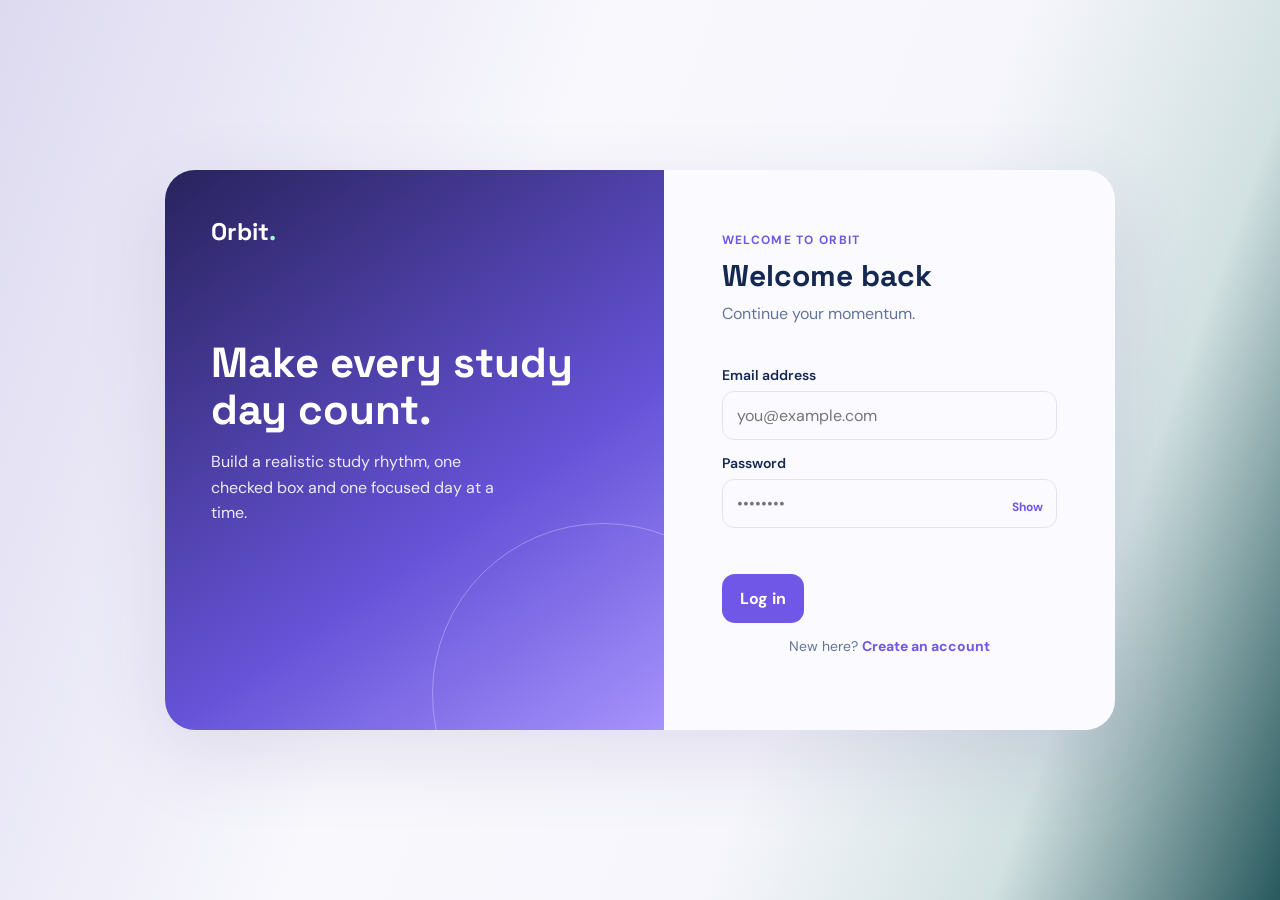
<file: StudyScheduler/StudyScheduler/index.html>
<!doctype html>
<html lang="en">
<head>
  <meta charset="UTF-8" />
  <meta name="viewport" content="width=device-width, initial-scale=1.0" />
  <title>Orbit. — Study Scheduler</title>
  <link rel="preconnect" href="https://fonts.googleapis.com">
  <link rel="preconnect" href="https://fonts.gstatic.com" crossorigin>
  <link href="https://fonts.googleapis.com/css2?family=DM+Sans:wght@400;500;600;700&family=Space+Grotesk:wght@500;600;700&display=swap" rel="stylesheet">
  <link rel="stylesheet" href="css/style.css">

</head>
<body>
  <section id="auth" class="auth"><div class="auth-card"><aside class="auth-aside"><div class="brand">orbit<b>.</b></div><div class="orb"><i></i></div><div class="auth-copy"><h1>Make every study day count.</h1><p>Build a realistic study rhythm, one checked box and one focused day at a time.</p></div></aside><main class="auth-form"><div class="eyebrow">Welcome to Orbit</div><h2 id="authTitle">Welcome back</h2><p class="sub" id="authSub">Continue your momentum.</p><form id="authForm"><div class="field"><label for="email">Email address</label><input id="email" type="email" placeholder="you@example.com" required autocomplete="email"></div><div class="field"><label for="password">Password</label><div class="password-wrap"><input id="password" type="password" placeholder="••••••••" required minlength="4" autocomplete="current-password"><button class="show-password" id="showPassword" type="button" aria-pressed="false">Show</button></div></div><div id="authError" class="error"></div><button class="primary" id="authSubmit" type="submit">Log in</button></form><p class="switch-copy" id="switchCopy">New here? <button class="text-btn" id="switchMode" type="button">Create an account</button></p></main></div></section>
  <section id="onboard" class="onboard hidden"><div class="onboard-inner"><div class="brand">orbit<b>.</b></div><div class="steps"><i class="step active"></i><i class="step" id="s2"></i></div><div class="setup-card" id="setupOne"><div class="eyebrow">Set your intention</div><h2>What are you preparing for?</h2><p class="sub">Create a plan around a goal you genuinely want to reach.</p><div class="field"><label for="examName">Exam or study goal</label><input id="examName" placeholder="e.g. GATE 2027"></div><h3 style="font:600 16px 'Space Grotesk';margin:26px 0 0">How long is your study runway?</h3><div class="choices" id="durationChoices"><button class="choice selected" data-value="5"><strong>Up to 6 months</strong><span>Focused sprint, like 5 months to GATE</span></button><button class="choice" data-value="18"><strong>1–2 years</strong><span>Steady, long-term preparation</span></button><button class="choice" data-value="36"><strong>Beyond 2 years</strong><span>Build a lasting learning rhythm</span></button></div><div class="inline"><div class="field"><label for="durationNumber">Or choose your own</label><input id="durationNumber" type="number" min="1" value="5"></div><div class="field"><label for="durationUnit">Unit</label><select id="durationUnit"><option value="months">Months</option><option value="days">Days</option><option value="years">Years</option></select></div></div><button class="primary" id="toSubjects">Continue</button></div><div class="setup-card hidden" id="setupTwo"><div class="eyebrow">Your first checklist</div><h2>What will you study?</h2><p class="sub">Add your first subjects. You can always create another checklist with its own duration later.</p><div id="starterSubjects"><div class="inline"><div class="field"><label>Subject</label><input class="subject-input" placeholder="e.g. Engineering Mathematics"></div><div class="field"><label>Study mode</label><select class="mode-input"><option>Daily practice</option><option>Concept revision</option><option>Mock tests</option><option>Reading</option></select></div></div></div><button class="text-btn" id="anotherSubject" type="button" style="margin:8px 0">+ Add another subject</button><button class="primary" id="finishSetup">Create my study space</button></div></div></section>
  <section id="app" class="app hidden"><aside class="sidebar"><div class="brand">orbit<b>.</b></div><nav class="nav"><button class="active" data-view="dashboard"><span class="nav-icon">◈</span>Dashboard</button><button data-view="checklists"><span class="nav-icon">☷</span>My checklists</button></nav><div class="profile"><strong id="profileName">Student</strong><small id="profileEmail"></small></div></aside><main class="main"><div class="topbar"><div><h1 id="greeting">Good morning</h1><p id="goalLine">Your study plan is ready.</p></div><div class="top-actions"><button class="theme-toggle" id="themeToggle" type="button" aria-label="Toggle color theme">☾ Dark</button><div class="date-pill" id="dateLabel"></div></div></div><div id="dashboardView"><div class="overview"><section class="hero"><h2 id="heroTitle">Your focused season</h2><p id="heroText"></p><strong id="daysLeft">— days left</strong></section><div class="stats"><section class="stat"><div class="stat-label">Current streak</div><div class="stat-value" id="streakValue">0 days</div><span style="font-size:12px;color:#19846a;font-weight:700">✦ Keep the spark alive</span></section><section class="stat"><div class="stat-label">Today’s progress</div><div class="stat-value" id="todayProgress">0 / 0</div><div class="progress"><i id="progressBar"></i></div></section></div></div><div class="content-grid"><section class="panel"><div class="panel-head"><div><h3>Today’s checklist</h3><span style="font-size:12px;color:var(--muted)">Check off your focused work</span></div><button class="subtle-btn" id="goManage">Manage plans</button></div><div id="todayTasks"></div></section><section class="panel"><div class="calendar-head"><button id="prevMonth" aria-label="Previous month">‹</button><h3 id="monthTitle">Month</h3><button id="nextMonth" aria-label="Next month">›</button></div><div class="week"><span>Sun</span><span>Mon</span><span>Tue</span><span>Wed</span><span>Thu</span><span>Fri</span><span>Sat</span></div><div class="days" id="calendarDays"></div><div class="calendar-note" id="calendarNote">Finish one task today to protect your streak.</div></section></div><div class="dashboard-bottom"><section class="panel"><div class="panel-head"><div><h3>Weekly progress</h3><span style="font-size:12px;color:var(--muted)">Completed subjects across the last 7 days</span></div><b id="weekTotal" style="color:var(--lilac);font-size:13px"></b></div><div class="chart-wrap"><svg class="chart-svg" id="progressChart" viewBox="0 0 600 205" role="img" aria-label="Seven day study progress chart"></svg></div></section><section class="panel profile-card"><div class="avatar" id="avatar">S</div><h3 id="profileGoal">Student profile</h3><p class="email" id="profileEmailCard"></p><div class="profile-goal">Active goal<b id="profileGoalCard">—</b></div></section></div></div><div id="checklistsView" class="manage-view hidden"><div class="manage-header"><div><h2>My checklists</h2><p class="sub" style="margin:4px 0">Each plan has its own target duration and subjects.</p></div></div><form class="add-form" id="addPlan"><input id="newSubject" placeholder="New subject name" required><select id="newDuration"><option value="5">5 months</option><option value="6">6 months</option><option value="12">12 months</option><option value="18">18 months</option><option value="24">24 months</option><option value="36">36+ months</option></select><button>Add checklist</button></form><div id="plansList"></div></div></main><aside class="study-dock" aria-label="Study mode tools"><div class="notes-box"><span>✎</span><input id="quickNotes" placeholder="Quick notes — saved automatically" aria-label="Quick notes"></div><a class="dock-link" href="https://calendar.google.com/calendar/u/0/r/eventedit?text=Orbit%20Study%20Session" target="_blank" rel="noopener">▣ Add to Calendar</a><a class="dock-link lofi" href="https://open.spotify.com/playlist/37i9dQZF1DWWQRwui0ExPn" target="_blank" rel="noopener"><i></i> Lofi beats</a></aside></section><div class="toast" id="toast"></div>
  <script src="js/app.js"></script>

</body>
</html>
</file>
<file: StudyScheduler/StudyScheduler/css/style.css>
:root{--ink:#142851;--muted:#63759a;--paper:#f7f7fd;--surface:#fbfbff;--soft:#f2f2fa;--lilac:#7057e8;--mint:#4dc9aa;--line:#e1e3f2;--nav:#202346;--shadow:#1b28550d}body.dark{--ink:#f0efff;--muted:#b6b4d1;--paper:#121426;--surface:#1d2038;--soft:#282b49;--line:#343755;--nav:#101222;--shadow:#00000035}*{box-sizing:border-box}body{margin:0;min-height:100vh;font-family:'DM Sans',sans-serif;color:var(--ink);background:linear-gradient(110deg,#dddaf0 0,#f8f8fd 38%,#f6f6fc 64%,#d2e1e2 82%,#28595d 100%)}body.dark{background:radial-gradient(circle at 5% 0,#312966 0,transparent 30rem),radial-gradient(circle at 100% 25%,#153f42 0,transparent 28rem),var(--paper)}button,input,select{font:inherit}button{cursor:pointer;border:0}.hidden{display:none!important}.auth{min-height:100vh;display:grid;place-items:center;padding:24px}.auth-card{width:min(950px,100%);min-height:560px;display:grid;grid-template-columns:1.05fr .95fr;border-radius:30px;overflow:hidden;background:var(--surface);box-shadow:0 25px 80px #4d3b8a20}.auth-aside{padding:46px;position:relative;overflow:hidden;color:#fff;background:linear-gradient(145deg,#29235d,#6653d8 62%,#a693fc)}.auth-aside:before{content:'';position:absolute;width:340px;height:340px;right:-110px;bottom:-135px;border:1px solid #ffffff4c;border-radius:50%}.brand{font:700 24px 'Space Grotesk';position:relative;z-index:1}.brand b{color:#a4f4db}.auth-copy{margin-top:92px;position:relative;z-index:1}.auth-copy h1{font:700 42px/1.12 'Space Grotesk';margin:0 0 16px}.auth-copy p{max-width:310px;line-height:1.6;color:#eeeaff}.auth-form{padding:56px 58px;display:flex;flex-direction:column;justify-content:center}.eyebrow{font-size:12px;font-weight:700;letter-spacing:1.3px;text-transform:uppercase;color:var(--lilac)}h2{font:700 30px 'Space Grotesk';margin:8px 0}.sub{color:var(--muted);margin:0 0 28px}.field{display:grid;gap:7px;margin:14px 0}.field label{font-size:14px;font-weight:600}.field input,.field select{padding:13px 14px;border:1px solid var(--line);border-radius:12px;color:var(--ink);background:var(--surface);outline-color:var(--lilac)}.primary{margin-top:14px;padding:14px 18px;border-radius:13px;background:var(--lilac);color:#fff;font-weight:700}.text-btn{padding:0;background:none;color:var(--lilac);font-weight:700}.switch-copy{text-align:center;color:var(--muted);font-size:14px}.error{min-height:18px;color:#ff718f;font-size:13px}.onboard{min-height:100vh;padding:52px 24px}.onboard-inner{width:min(760px,100%);margin:auto}.steps{display:flex;gap:8px;margin:26px 0}.step{height:7px;flex:1;border-radius:99px;background:#5b5780}.step.active{background:var(--lilac)}.setup-card,.panel,.stat{background:var(--surface);box-shadow:0 8px 25px var(--shadow)}.setup-card{padding:40px;border-radius:25px}.choices{display:grid;grid-template-columns:repeat(3,1fr);gap:12px;margin:25px 0}.choice{padding:18px;text-align:left;border:1px solid var(--line);border-radius:15px;background:var(--surface);color:var(--ink)}.choice strong{display:block;font:700 18px 'Space Grotesk'}.choice span{display:block;margin-top:6px;color:var(--muted);font-size:12px}.choice.selected{border-color:var(--lilac);background:#7057e814}.inline{display:flex;gap:12px;align-items:end}.inline .field{flex:1}.app{display:grid;grid-template-columns:310px 1fr;min-height:100vh}.sidebar{display:flex;flex-direction:column;padding:34px 17px;color:#e8e9ff;background:var(--nav)}.sidebar .brand{padding:0 15px}.nav{display:grid;gap:7px;margin-top:62px}.nav button{padding:16px;text-align:left;border-radius:14px;background:transparent;color:#afb1d3;font-weight:700;font-size:17px}.nav button.active,.nav button:hover{background:#ffffff14;color:#fff}.nav-icon{display:inline-block;width:30px}.profile{margin-top:auto;padding:16px;border-radius:16px;background:#ffffff10}.profile small{display:block;overflow:hidden;margin-top:5px;color:#bfc0dc;text-overflow:ellipsis}.main{width:100%;max-width:1500px;margin:auto;padding:54px clamp(28px,6vw,88px)}.topbar{display:flex;align-items:center;justify-content:space-between;gap:20px;margin-bottom:50px}.topbar h1{margin:0;font:700 37px 'Space Grotesk'}.topbar p{margin:7px 0 0;color:var(--muted);font-size:19px}.top-actions{display:flex;gap:13px}.theme-toggle,.date-pill{padding:13px 16px;border:1px solid var(--line);border-radius:15px;background:var(--surface);color:var(--ink);font-size:14px}.overview{display:grid;grid-template-columns:1.45fr .8fr;gap:20px}.hero{position:relative;overflow:hidden;padding:27px 30px;border-radius:23px;color:#fff;background:linear-gradient(118deg,#624de0,#8d7af4)}.hero h2{font-size:25px}.hero p{max-width:470px;color:#eceaff}.hero strong,.stat-value{font:700 30px 'Space Grotesk'}.stats,.content-grid,.dashboard-bottom{display:grid;gap:20px}.stats{grid-template-columns:1fr 1fr}.stat,.panel{padding:24px;border-radius:20px}.stat-label,.plan-row span{color:var(--muted);font-size:13px}.progress{height:8px;overflow:hidden;margin-top:15px;border-radius:99px;background:var(--soft)}.progress i{display:block;height:100%;border-radius:99px;background:var(--mint)}.content-grid{grid-template-columns:1.2fr .8fr;margin-top:20px}.panel-head,.calendar-head{display:flex;align-items:center;justify-content:space-between;gap:15px}.panel h3{margin:0;font:700 18px 'Space Grotesk'}.subtle-btn{padding:9px 12px;border-radius:10px;background:#7057e820;color:var(--lilac);font-size:13px;font-weight:700}.plan-row{padding:14px 0;display:grid;grid-template-columns:24px 1fr auto;gap:13px;align-items:center;border-bottom:1px solid var(--line)}.plan-row.openable{cursor:pointer}.plan-row.openable:hover strong{text-decoration:underline;color:var(--lilac)}.check{width:20px;height:20px;accent-color:var(--lilac)}.tag{padding:5px 8px;border-radius:8px;background:#4dc9aa20;color:#228f77;font-size:11px;font-weight:700}.calendar-head button{background:none;color:var(--lilac);font-size:21px}.week,.days{display:grid;grid-template-columns:repeat(7,1fr);gap:5px;text-align:center}.week{margin:12px 0 8px;color:var(--muted);font-size:11px;font-weight:700}.day{display:grid;aspect-ratio:1;place-items:center;border-radius:50%;font-size:13px}.day.muted{color:#9290a9}.day.done{background:#4dc9aa20;color:#228f77}.day.today{background:var(--lilac);color:#fff}.calendar-note{margin-top:19px;padding:12px;border-radius:12px;background:#7057e814;color:var(--muted);font-size:12px}.dashboard-bottom{grid-template-columns:1.25fr .75fr;margin-top:20px}.manage-view{margin-top:10px}.manage-header{margin-bottom:20px}.add-form{display:grid;grid-template-columns:1fr 145px auto;gap:10px;margin-bottom:16px;padding:16px;border-radius:14px;background:var(--soft)}.add-form input,.add-form select{padding:10px;border:1px solid var(--line);border-radius:10px;background:var(--surface);color:var(--ink)}.add-form button{padding:10px 15px;border-radius:10px;background:var(--lilac);color:#fff;font-weight:700}.plan-card{margin-bottom:14px;padding:18px;border:1px solid var(--line);border-radius:18px}.plan-card-top{display:flex;justify-content:space-between}.plan-card h3{margin:0;font:700 18px 'Space Grotesk'}.plan-card small,.empty{color:var(--muted)}.delete{background:none;color:#ff718f}.toast{position:fixed;right:25px;bottom:25px;z-index:5;padding:13px 17px;border-radius:12px;background:var(--nav);color:#fff;transform:translateY(100px);transition:.25s}.toast.show{transform:translateY(0)}
    .password-wrap{position:relative}.password-wrap input{width:100%;padding-right:76px}.show-password{position:absolute;right:9px;bottom:8px;background:transparent;color:var(--lilac);font-size:12px;font-weight:700;padding:5px}.dashboard-bottom{display:grid;grid-template-columns:1.25fr .75fr;gap:20px;margin-top:20px}.chart-wrap{height:205px;position:relative}.chart-svg{width:100%;height:100%;overflow:visible}.chart-grid{stroke:var(--line);stroke-width:1}.chart-line{fill:none;stroke:var(--lilac);stroke-width:3;stroke-linecap:round;stroke-linejoin:round}.chart-area{fill:#6e56e925}.chart-dot{fill:var(--surface);stroke:var(--lilac);stroke-width:3}.chart-label{fill:var(--muted);font:11px 'DM Sans'}.profile-card{display:flex;flex-direction:column;align-items:center;text-align:center}.avatar{width:64px;height:64px;display:grid;place-items:center;border-radius:50%;background:linear-gradient(145deg,#8d7af4,#4dc9aa);color:#fff;font:700 25px 'Space Grotesk';margin:6px 0 11px}.profile-card h3{margin:0;font:700 19px 'Space Grotesk'}.profile-card .email{font-size:12px;color:var(--muted);margin:5px 0 17px;max-width:100%;overflow:hidden;text-overflow:ellipsis}.profile-goal{background:var(--soft);padding:11px 13px;border-radius:11px;width:100%;font-size:12px;color:var(--muted)}.profile-goal b{color:var(--ink);display:block;margin-top:3px;font-size:13px}.main{padding-bottom:112px}.study-dock{position:fixed;z-index:10;left:330px;right:26px;bottom:18px;display:grid;grid-template-columns:1.35fr auto auto;align-items:center;gap:12px;padding:10px 14px;border:1px solid var(--line);border-radius:18px;background:color-mix(in srgb,var(--surface) 92%,transparent);box-shadow:0 12px 35px var(--shadow);backdrop-filter:blur(14px)}.notes-box{display:flex;align-items:center;gap:10px;min-width:0}.notes-box span{font-size:19px}.notes-box input{min-width:0;flex:1;padding:10px;border:0;border-radius:9px;background:var(--soft);color:var(--ink);outline-color:var(--lilac)}.dock-link{display:flex;align-items:center;gap:7px;padding:10px 12px;border-radius:10px;background:var(--soft);color:var(--ink);font-size:13px;font-weight:700;text-decoration:none;white-space:nowrap}.lofi{background:#7057e820;color:var(--lilac)}.lofi i{width:8px;height:8px;border-radius:50%;background:#4dc9aa;box-shadow:0 0 0 4px #4dc9aa25}.dock-link:hover{filter:brightness(.96)}
    @media(max-width:800px){.auth-card{grid-template-columns:1fr}.auth-aside{min-height:265px;padding:30px}.auth-copy{margin-top:35px}.auth-copy h1{font-size:30px}.orb{right:30px;top:40px}.auth-form{padding:35px}.app{grid-template-columns:1fr}.sidebar{padding:16px;position:sticky;top:0;z-index:3;flex-direction:row;align-items:center}.sidebar .nav{margin:0 0 0 auto;display:flex}.sidebar .nav button{font-size:0;padding:9px}.nav-icon{font-size:16px}.profile{display:none}.overview,.content-grid,.dashboard-bottom{grid-template-columns:1fr}.stats{grid-template-columns:1fr 1fr}.main{padding:28px 18px 175px}.topbar{align-items:start}.date-pill{display:none}.choices{grid-template-columns:1fr}.add-form{grid-template-columns:1fr}.inline{display:block}.chart-wrap{height:180px}.profile-card{padding:21px}.study-dock{left:10px;right:10px;bottom:10px;grid-template-columns:1fr 1fr}.notes-box{grid-column:1/-1}.dock-link{justify-content:center}}
    .study-dock{grid-template-columns:1.35fr auto auto auto}.brand{text-transform:capitalize}
</file>
